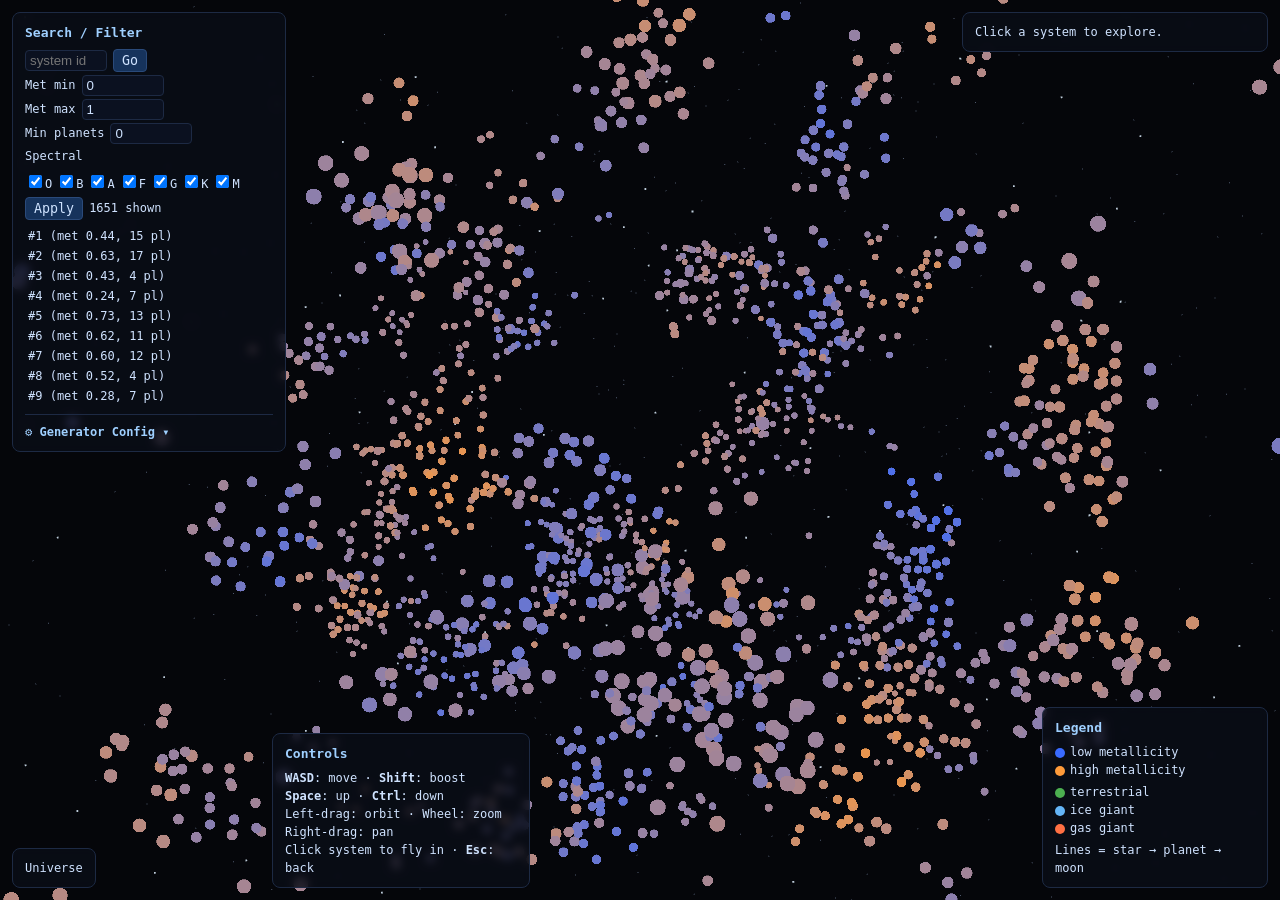
<file: universe.html>
<!DOCTYPE html>
<html lang="en">
<head>
<meta charset="utf-8"/>
<meta name="viewport" content="width=device-width, initial-scale=1"/>
<title>Procedural Universe Explorer</title>
<style>
html,body{margin:0;height:100%;background:#05060a;color:#cfe3ff;
  font-family:ui-monospace,Menlo,Consolas,monospace;overflow:hidden}
#container{position:fixed;inset:0}
.panel{position:fixed;background:rgba(10,14,24,0.82);border:1px solid #1d2a44;
  border-radius:8px;padding:10px 12px;backdrop-filter:blur(4px);font-size:12px;line-height:1.5}
#info{top:12px;right:12px;width:280px;max-height:72vh;overflow:auto}
#search{top:12px;left:12px;width:248px;max-height:90vh;overflow:auto}
#breadcrumb{bottom:12px;left:12px}
#legend{bottom:12px;right:12px;width:200px}
#controls{bottom:12px;left:272px;width:232px}
#tooltip{position:fixed;display:none;pointer-events:none;background:rgba(10,14,24,0.9);
  border:1px solid #2a4a7a;border-radius:6px;padding:4px 7px;font-size:11px;color:#cfe3ff;z-index:10}
h3{margin:0 0 6px;font-size:13px;color:#9fd0ff}
hr{border:none;border-top:1px solid #1d2a44;margin:8px 0}
table{border-collapse:collapse;width:100%}
td{padding:1px 4px;vertical-align:top}
td.k{color:#7f9bc4;width:44%}
input[type=number],input[type=text]{width:72px;background:#0b1120;color:#cfe3ff;
  border:1px solid #1d2a44;border-radius:4px;padding:2px 4px}
input.wide{width:90px}
button{background:#16335c;color:#cfe3ff;border:1px solid #2a4a7a;border-radius:4px;
  padding:3px 8px;cursor:pointer;font-family:inherit}
button:hover{background:#1d447d}
button:disabled{opacity:0.5;cursor:not-allowed}
.sw{display:inline-block;width:10px;height:10px;border-radius:50%;margin-right:5px;vertical-align:middle}
#matchList{margin-top:6px;max-height:180px;overflow:auto}
#matchList div{cursor:pointer;padding:1px 3px;border-radius:3px}
#matchList div:hover{background:#16335c}
label{display:inline-block;margin:1px 4px 1px 0}
.row{display:flex;gap:6px;align-items:center;margin:3px 0;flex-wrap:wrap}
.row span{white-space:nowrap}
#cfgToggle{cursor:pointer;user-select:none;color:#9fd0ff;font-weight:bold}
#cfgBody{display:none;margin-top:6px}
#cfgBody.open{display:block}
#regenBtn{margin-top:8px;width:100%}
#statsLine{margin-top:5px;color:#7f9bc4;font-size:11px}
#loading{position:fixed;inset:0;z-index:100;background:#05060a;
  display:flex;align-items:center;justify-content:center;flex-direction:column;gap:14px}
#loading h2{color:#9fd0ff;margin:0;font-size:16px;font-family:ui-monospace,Menlo,Consolas,monospace}
#loading-detail{color:#7f9bc4;font-size:11px;min-height:14px}
.spinner{width:36px;height:36px;border:3px solid #1d2a44;border-top-color:#9fd0ff;
  border-radius:50%;animation:spin 0.8s linear infinite}
@keyframes spin{to{transform:rotate(360deg)}}
</style>
</head>
<body>

<div id="loading">
  <div class="spinner"></div>
  <h2>Generating universe…</h2>
  <div id="loading-detail"></div>
</div>

<div id="container"></div>
<div id="tooltip"></div>

<div id="search" class="panel">
  <h3>Search / Filter</h3>
  <div class="row"><input id="sysId" type="text" placeholder="system id"/><button id="goId">Go</button></div>
  <div class="row"><span>Met min</span><input id="metMin" type="number" step="0.05" min="0" max="1" value="0"/></div>
  <div class="row"><span>Met max</span><input id="metMax" type="number" step="0.05" min="0" max="1" value="1"/></div>
  <div class="row"><span>Min planets</span><input id="minP" type="number" min="0" max="20" value="0"/></div>
  <div class="row"><span>Spectral</span><span id="specBoxes"></span></div>
  <div class="row"><button id="applyF">Apply</button><span id="matchCount"></span></div>
  <div id="matchList"></div>

  <hr/>

  <div id="cfgToggle">⚙ Generator Config ▾</div>
  <div id="cfgBody">
    <div class="row"><span>Seed</span><input id="cfg-seed" type="number" value="125" class="wide"/></div>
    <div class="row"><span>Universe size</span><input id="cfg-universeSize" type="number" value="1000" class="wide"/></div>
    <div class="row"><span>Noise scale</span><input id="cfg-noiseScale" type="number" step="0.001" min="0.001" value="0.005" class="wide"/></div>
    <div class="row"><span>Noise octaves</span><input id="cfg-octaves" type="number" min="1" max="6" value="1" class="wide"/></div>
    <div class="row"><span>Lattice res</span><input id="cfg-latticeRes" type="number" min="10" max="80" value="50" class="wide"/></div>
    <div class="row"><span>Density thresh</span><input id="cfg-densityThresh" type="number" step="0.05" min="0" max="1" value="0.5" class="wide"/></div>
    <div class="row"><span>H thresh</span><input id="cfg-HThresh" type="number" step="0.05" min="0" max="1" value="0.3" class="wide"/></div>
    <div class="row"><span>He thresh</span><input id="cfg-HeThresh" type="number" step="0.05" min="0" max="1" value="0.3" class="wide"/></div>
    <div class="row"><span>Max stars/sys</span><input id="cfg-maxStars" type="number" min="1" max="5" value="3" class="wide"/></div>
    <div class="row"><span>Min orbit (AU)</span><input id="cfg-minOrbit" type="number" step="0.01" min="0.01" value="0.05" class="wide"/></div>
    <div class="row"><span>Max orbit (AU)</span><input id="cfg-maxOrbit" type="number" min="1" value="30" class="wide"/></div>
    <button id="regenBtn">↻ Regenerate</button>
    <div id="statsLine"></div>
  </div>
</div>

<div id="info" class="panel">Click a system to explore.</div>

<div id="breadcrumb" class="panel">
  <span id="crumb">Universe</span>
  <button id="backBtn" style="display:none">&#8592; Back</button>
</div>

<div id="controls" class="panel">
  <h3>Controls</h3>
  <div><b>WASD</b>: move &middot; <b>Shift</b>: boost</div>
  <div><b>Space</b>: up &middot; <b>Ctrl</b>: down</div>
  <div>Left-drag: orbit &middot; Wheel: zoom</div>
  <div>Right-drag: pan</div>
  <div>Click system to fly in &middot; <b>Esc</b>: back</div>
</div>

<div id="legend" class="panel">
  <h3>Legend</h3>
  <div><span class="sw" style="background:#3a6bff"></span>low metallicity</div>
  <div><span class="sw" style="background:#ff9b3a"></span>high metallicity</div>
  <div style="margin-top:4px"><span class="sw" style="background:#4caf50"></span>terrestrial</div>
  <div><span class="sw" style="background:#64b5f6"></span>ice giant</div>
  <div><span class="sw" style="background:#ff7043"></span>gas giant</div>
  <div style="margin-top:4px">Lines = star → planet → moon</div>
</div>

<script src="./viewer/three.min.js"></script>
<script src="./viewer/OrbitControls.js"></script>
<script>
'use strict';

// PRNG — xorshift32 (seeded, fast)
function makePRNG(seed) {
  let s = ((seed | 0) >>> 0) || 1;
  function next() {
    s ^= s << 13; s ^= s >>> 17; s ^= s << 5;
    return (s >>> 0) / 4294967296;
  }
  return {
    next,
    uniform(a, b) { return a + next() * (b - a); },
    // [lo, hi) exclusive upper bound, matches numpy rng.integers(lo, hi)
    int(lo, hi) { return lo + ((next() * (hi - lo)) | 0); },
    shuffle(arr) {
      for (let i = arr.length - 1; i > 0; i--) {
        const j = (next() * (i + 1)) | 0;
        const t = arr[i]; arr[i] = arr[j]; arr[j] = t;
      }
    },
    poisson(lam) {
      if (lam <= 0) return 0;
      // Knuth algorithm; safe for small lambda
      const L = Math.exp(-Math.min(lam, 500));
      let k = 0, p = 1;
      do { k++; p *= next(); } while (p > L && k < 200);
      return k - 1;
    }
  };
}

// 3D PERLIN NOISE — Ken Perlin's reference implementation
// base shifts coordinates to sample different noise fields
// (matches Python noise.pnoise3(x,y,z,base=base))
const _PBASE = [
  151,160,137, 91, 90, 15,131, 13,201, 95, 96, 53,194,233,  7,225,
  140, 36,103, 30, 69,142,  8, 99, 37,240, 21, 10, 23,190,  6,148,
  247,120,234, 75,  0, 26,197, 62, 94,252,219,203,117, 35, 11, 32,
   57,177, 33, 88,237,149, 56, 87,174, 20,125,136,171,168, 68,175,
   74,165, 71,134,139, 48, 27,166, 77,146,158,231, 83,111,229,122,
   60,211,133,230,220,105, 92, 41, 55, 46,245, 40,244,102,143, 54,
   65, 25, 63,161,  1,216, 80, 73,209, 76,132,187,208, 89, 18,169,
  200,196,135,130,116,188,159, 86,164,100,109,198,173,186,  3, 64,
   52,217,226,250,124,123,  5,202, 38,147,118,126,255, 82, 85,212,
  207,206, 59,227, 47, 16, 58, 17,182,189, 28, 42,223,183,170,213,
  119,248,152,  2, 44,154,163, 70,221,153,101,155,167, 43,172,  9,
  129, 22, 39,253, 19, 98,108,110, 79,113,224,232,178,185,112,104,
  218,246, 97,228,251, 34,242,193,238,210,144, 12,191,179,162,241,
   81, 51,145,235,249, 14,239,107, 49,192,214, 31,181,199,106,157,
  184, 84,204,176,115,121, 50, 45,127,  4,150,254,138,236,205, 93,
  222,114, 67, 29, 24, 72,243,141,128,195, 78, 66,215, 61,156,180
];
const _P = new Uint8Array(512);
for (let i = 0; i < 256; i++) _P[i] = _P[i + 256] = _PBASE[i];

function _fade(t) { return t * t * t * (t * (t * 6 - 15) + 10); }
function _lp(t, a, b) { return a + t * (b - a); }
function _grad(h, x, y, z) {
  h &= 15;
  const u = h < 8 ? x : y, v = h < 4 ? y : (h === 12 || h === 14 ? x : z);
  return ((h & 1) ? -u : u) + ((h & 2) ? -v : v);
}
function _raw3(x, y, z) {
  const xi = Math.floor(x) & 255, yi = Math.floor(y) & 255, zi = Math.floor(z) & 255;
  const xf = x - Math.floor(x), yf = y - Math.floor(y), zf = z - Math.floor(z);
  const u = _fade(xf), v = _fade(yf), w = _fade(zf);
  const A = _P[xi]+yi, B = _P[xi+1]+yi;
  const AA = _P[A]+zi, AB = _P[A+1]+zi, BA = _P[B]+zi, BB = _P[B+1]+zi;
  return _lp(w,
    _lp(v, _lp(u,_grad(_P[AA],   xf,   yf,   zf),_grad(_P[BA],   xf-1,yf,   zf)),
           _lp(u,_grad(_P[AB],   xf,   yf-1, zf),_grad(_P[BB],   xf-1,yf-1,zf))),
    _lp(v, _lp(u,_grad(_P[AA+1],xf,   yf,   zf-1),_grad(_P[BA+1],xf-1,yf,   zf-1)),
           _lp(u,_grad(_P[AB+1],xf,   yf-1, zf-1),_grad(_P[BB+1],xf-1,yf-1,zf-1))));
}
// Returns [0,1]; octaves with persistence=0.5, lacunarity=2, amplitude-normalized
function perlin01(x, y, z, base, octaves) {
  let val = 0, amp = 1, freq = 1, maxA = 0;
  for (let o = 0; o < octaves; o++) {
    val += _raw3(x*freq + base, y*freq + base, z*freq + base) * amp;
    maxA += amp; amp *= 0.5; freq *= 2;
  }
  return (val / maxA + 1) * 0.5;
}

// LATTICE — 3-D Perlin field, one channel per element
// Matches config.py seeds: density=seed+6, C=+1, O=+2, He=+3, H=+4, met=+5
function generateLattice(cfg) {
  const {seed, universeSize, elementNoiseScale, elementOctaves, latticeResolution: N} = cfg;
  // linspace(0, universeSize*noiseScale, N) rounded to 2 dp — matches Python
  const steps = new Float64Array(N);
  for (let i = 0; i < N; i++)
    steps[i] = Math.round(i / (N-1) * universeSize * elementNoiseScale * 100) / 100;

  const size = N*N*N;
  const density=new Float32Array(size), H=new Float32Array(size), He=new Float32Array(size),
        C=new Float32Array(size), O=new Float32Array(size), met=new Float32Array(size);

  for (let zi=0; zi<N; zi++) for (let yi=0; yi<N; yi++) for (let xi=0; xi<N; xi++) {
    const idx = zi*N*N + yi*N + xi;
    const sx=steps[xi], sy=steps[yi], sz=steps[zi];
    const d = perlin01(sx, sy, sz, seed+6, elementOctaves);
    density[idx] = d;
    C[idx]   = perlin01(sx, sy, sz, seed+1, elementOctaves) * d;
    O[idx]   = perlin01(sx, sy, sz, seed+2, elementOctaves) * d;
    He[idx]  = perlin01(sx, sy, sz, seed+3, elementOctaves) * d;
    H[idx]   = perlin01(sx, sy, sz, seed+4, elementOctaves) * d;
    met[idx] = perlin01(sx, sy, sz, seed+5, elementOctaves);
  }
  return {density, H, He, C, O, met, N, steps};
}

// SYSTEMS — filter lattice cells by threshold, shuffle, place with probability
// Matches systems.py:generate_systems exactly
function generateSystems(lattice, rng, cfg) {
  const {density, H, He, C, O, met, N} = lattice;
  const {universeSize, densityThreshold, HThreshold, HeThreshold} = cfg;
  const cellSize = universeSize / N;

  const candidates = [];
  for (let idx = 0; idx < N*N*N; idx++) {
    if (density[idx] <= densityThreshold) continue;
    if (H[idx] <= HThreshold) continue;
    if (He[idx] <= HeThreshold) continue;
    candidates.push(idx);
  }
  rng.shuffle(candidates);

  const systems = [];
  for (const idx of candidates) {
    if (rng.next() > density[idx] * H[idx] * He[idx]) continue;
    const zi=(idx/(N*N))|0, rem=idx%(N*N), yi=(rem/N)|0, xi=rem%N;
    const maxOff = cellSize * 0.4;
    systems.push({
      id: systems.length+1,
      x: xi*cellSize + rng.uniform(-maxOff, maxOff),
      y: yi*cellSize + rng.uniform(-maxOff, maxOff),
      z: zi*cellSize + rng.uniform(-maxOff, maxOff),
      density: density[idx], H: H[idx], He: He[idx],
      C: C[idx], O: O[idx], metallicity: met[idx]
    });
  }
  return systems;
}

// STARS — Kroupa IMF → mass → luminosity → radius → temperature
// Matches stars.py function-for-function

function _powerLawIntegral(lo, hi, alpha) {
  if (alpha === 1) return Math.log(hi/lo);
  const e = 1-alpha; return (Math.pow(hi,e)-Math.pow(lo,e))/e;
}
function _samplePL(rng, lo, hi, alpha) {
  const e = 1-alpha;
  return Math.pow(Math.pow(lo,e)+rng.next()*(Math.pow(hi,e)-Math.pow(lo,e)), 1/e);
}

// stars.py: generate_mass
function _starMass(rng) {
  const lW = _powerLawIntegral(0.179, 0.50, 1.3);
  const hW = Math.pow(0.5, 2.3-1.3) * _powerLawIntegral(0.50, 31.0, 2.3);
  return rng.next() < lW/(lW+hW)
    ? _samplePL(rng, 0.179, 0.50, 1.3)
    : _samplePL(rng, 0.50, 31.0, 2.3);
}

// stars.py: generate_luminosity
function _starLuminosity(m) {
  const lm = Math.log10(m);
  if (m <= 0.45) return Math.pow(10, 2.028*lm - 0.976);
  if (m <= 0.72) return Math.pow(10, 4.572*lm - 0.102);
  if (m <= 1.05) return Math.pow(10, 5.743*lm - 0.007);
  if (m <= 2.40) return Math.pow(10, 4.329*lm + 0.010);
  if (m <= 7.0)  return Math.pow(10, 3.967*lm + 0.093);
  return Math.pow(10, 2.865*lm + 1.105);
}

// stars.py: generate_temperature
function _starTemperature(mass, luminosity, radius) {
  if (mass > 1.5) {
    const lm = Math.log10(mass);
    return Math.pow(10, -0.170*lm*lm + 0.888*lm + 3.671);
  }
  return 5772 * Math.pow(luminosity / (radius*radius), 0.25);
}

// stars.py: generate_radius
function _starRadius(mass, luminosity) {
  if (mass <= 1.5)
    return 0.438*mass*mass + 0.479*mass + 0.075;
  const temp = _starTemperature(mass);
  return Math.sqrt(luminosity / Math.pow(temp/5772, 4));
}

// stars.py: generate_spectral_type
function _starSpectralType(t) {
  if (t >= 30000) return 'O'; if (t >= 10000) return 'B'; if (t >= 7500) return 'A';
  if (t >= 6000)  return 'F'; if (t >= 5200)  return 'G'; if (t >= 3700) return 'K';
  return 'M';
}

// stars.py: generate_star
function _generateStar(rng, system) {
  const mass = _starMass(rng);
  const luminosity = _starLuminosity(mass);
  let radius, temperature;
  if (mass <= 1.5) {
    radius = _starRadius(mass, luminosity);
    temperature = _starTemperature(mass, luminosity, radius);
  } else {
    temperature = _starTemperature(mass);
    radius = _starRadius(mass, luminosity);
  }
  return {mass, luminosity, radius, temperature,
    spectral_type: _starSpectralType(temperature),
    metallicity: system.metallicity};
}

// stars.py: generate_stars
function generateStars(rng, systems, cfg) {
  const stars = [];
  for (let si = 0; si < systems.length; si++) {
    const sys = systems[si];
    const n = rng.int(1, cfg.maxStarsPerSystem+1);
    for (let sn = 0; sn < n; sn++) {
      const s = _generateStar(rng, sys);
      stars.push({
        id: stars.length+1, star_index: stars.length,
        system_id: sys.id, system_index: si, star_number: sn,
        mass: s.mass, luminosity: s.luminosity, radius: s.radius,
        temperature: s.temperature, spectral_type: s.spectral_type,
        metallicity: s.metallicity
      });
    }
  }
  return stars;
}

// PLANETS — Poisson count, geometric orbit spacing, Chen-Kipping radii
// Matches planets.py function-for-function

// planets.py: generate_planet_count
function _planetCount(star, rng) {
  const m = star.mass;
  let e = m < 0.6 ? 5 : m < 1.0 ? 4 : m < 1.5 ? 3.5 : 3.0;
  e *= 0.75 + 0.5*star.metallicity;
  return Math.max(1, Math.min(rng.poisson(e), 10));
}

// planets.py: generate_snow_line
function _snowLine(star) { return 2.7 * Math.sqrt(star.luminosity); }

// planets.py: generate_orbital_distances
function _orbitalDistances(count, star, rng, cfg) {
  const mn = cfg.minOrbitalDistance, mx = cfg.maxOrbitalDistance;
  if (count === 1) return [rng.uniform(mn, mx)];
  const d = [rng.uniform(mn, Math.min(0.5, mx))];
  const ratio = rng.uniform(1.5, 2.5);
  for (let i = 1; i < count; i++) {
    const nx = d[d.length-1] * ratio;
    if (nx > mx) break;
    d.push(nx);
  }
  return d;
}

// planets.py: generate_planet_mass
function _planetMass(star, od, rng) {
  const snow = _snowLine(star);
  const mf = 0.6 + 0.8*star.metallicity;
  const mn = od < snow ? 0.1 : 1.0;
  const mx = od < snow ? 10.0 : 4000.0;
  const raw = Math.pow(10, rng.uniform(Math.log10(mn), Math.log10(mx)));
  return Math.max(0.1, Math.min(raw * mf, 4000));
}

// planets.py: generate_planet_type
function _planetType(mass, od, star) {
  const snow = _snowLine(star);
  if (mass < 10) return 'terrestrial';
  if (od >= snow && mass < 100) return 'ice_giant';
  return 'gas_giant';
}

// planets.py: generate_radius (Chen-Kipping)
function _planetRadius(mass) {
  if (mass < 2.04)  return 1.008 * Math.pow(mass,  0.279);
  if (mass < 132)   return 1.008 * Math.pow(mass,  0.589);
  return 11 * Math.pow(mass, -0.044);
}

// planets.py: generate_albedo
function _albedo(type, rng) {
  if (type === 'terrestrial') return rng.uniform(0.1, 0.6);
  if (type === 'ice_giant')   return rng.uniform(0.2, 0.7);
  return rng.uniform(0.2, 0.6);
}

// planets.py: generate_temperature (equilibrium)
function _planetTemp(lum, od, albedo) {
  return 278.5 * Math.pow(lum, 0.25) * Math.pow(1-albedo, 0.25) / Math.sqrt(od);
}

// planets.py: generate_planet
function _generatePlanet(star, orbitalOrder, od, rng) {
  const mass   = _planetMass(star, od, rng);
  const type   = _planetType(mass, od, star);
  const radius = _planetRadius(mass);
  const albedo = _albedo(type, rng);
  const temp   = _planetTemp(star.luminosity, od, albedo);
  return {orbital_order: orbitalOrder, orbital_distance: od,
    mass, radius, planet_type: type, albedo, temperature: temp};
}

// planets.py: generate_planets
function _generatePlanets(star, rng, cfg) {
  const count = _planetCount(star, rng);
  const dists = _orbitalDistances(count, star, rng, cfg);
  const planets = [];
  for (let i = 0; i < dists.length; i++)
    planets.push(_generatePlanet(star, i+1, dists[i], rng));
  return planets;
}

// planets.py: generate_all_planets
function generateAllPlanets(stars, rng, cfg) {
  const planets = []; let pid = 1;
  for (const star of stars) {
    for (const p of _generatePlanets(star, rng, cfg)) {
      planets.push({id: pid++, system_id: star.system_id, star_id: star.id, ...p});
    }
  }
  return planets;
}

function generateUniverse(cfg) {
  const rng=makePRNG(cfg.seed);
  const lattice=generateLattice(cfg);
  const systems=generateSystems(lattice, rng, cfg);
  const stars=generateStars(rng, systems, cfg);
  const planets=generateAllPlanets(stars, rng, cfg);
  return {systems, stars, planets, moons:[], seed: cfg.seed};
}

// VIEWER
let _renderer=null, _animId=null, _camera=null;
let _exitSystemFn=null; // called by global Escape handler

function _disposeObj(obj) {
  if (obj.geometry) obj.geometry.dispose();
  if (obj.material) {
    const mats=Array.isArray(obj.material)?obj.material:[obj.material];
    mats.forEach(m=>{ if(m.map)m.map.dispose(); m.dispose(); });
  }
}
function _disposeGroup(g) { if(g) g.traverse(_disposeObj); }

function destroyViewer() {
  if (_animId!=null){cancelAnimationFrame(_animId);_animId=null;}
  if (_renderer){
    _renderer.dispose();
    if(_renderer.domElement.parentNode) _renderer.domElement.parentNode.removeChild(_renderer.domElement);
    _renderer=null;
  }
  _camera=null; _exitSystemFn=null;
}

function initViewer(DATA) {
  destroyViewer();

  const AU=6.0, MOON=150.0, GAP=0.45;
  const starVR  = r=>Math.max(0.30,Math.min(0.80,0.35*r));
  const planetVR= r=>Math.max(0.12,Math.min(0.60,0.22*Math.sqrt(Math.max(0.01,r))));

  let mode='universe', currentSys=null;
  let systemPoints=null, systemOrder=[];

  const systems=DATA.systems;
  const starsBySys={}, planetsBySys={}, moonsByPlanet={}, sysById={}, planetCount={};
  systems.forEach(s=>{sysById[s.id]=s; planetCount[s.id]=0;});
  DATA.stars.forEach(st=>{
    if(!starsBySys[st.system_id]) starsBySys[st.system_id]=[];
    starsBySys[st.system_id].push(st);
  });
  DATA.planets.forEach(p=>{
    if(!planetsBySys[p.system_id]) planetsBySys[p.system_id]=[];
    planetsBySys[p.system_id].push(p);
    planetCount[p.system_id]=(planetCount[p.system_id]||0)+1;
  });
  DATA.moons.forEach(m=>{
    if(!moonsByPlanet[m.planet_id]) moonsByPlanet[m.planet_id]=[];
    moonsByPlanet[m.planet_id].push(m);
  });

  const container=document.getElementById('container');
  const scene=new THREE.Scene();
  scene.background=new THREE.Color(0x05060a);
  const camera=new THREE.PerspectiveCamera(60,innerWidth/innerHeight,0.1,500000);
  _camera=camera;

  const renderer=new THREE.WebGLRenderer({antialias:true});
  renderer.setPixelRatio(devicePixelRatio);
  renderer.setSize(innerWidth,innerHeight);
  container.appendChild(renderer.domElement);
  _renderer=renderer;

  const controls=new THREE.OrbitControls(camera,renderer.domElement);
  controls.enableDamping=true; controls.dampingFactor=0.08; controls.screenSpacePanning=true;

  const uHalf = systems.length>0
    ? systems.reduce((m,s)=>Math.max(m,s.x,s.y,s.z),0)*0.5
    : 500;
  const starDist = Math.max(6000, uHalf * 20);
  controls.minDistance = 0.5;
  controls.maxDistance = starDist * 0.7;

  const desiredTarget=new THREE.Vector3(uHalf,uHalf,uHalf);
  const desiredCam   =new THREE.Vector3(uHalf,uHalf*0.6,uHalf*3);
  camera.position.copy(desiredCam); controls.target.copy(desiredTarget);

  let flying=false;
  function startFlight(camPos,target){desiredCam.copy(camPos);desiredTarget.copy(target);flying=true;controls.enabled=false;}
  function cancelFlight(){if(flying){flying=false;controls.enabled=true;}}
  renderer.domElement.addEventListener('pointerdown',cancelFlight);
  renderer.domElement.addEventListener('wheel',cancelFlight,{passive:true});

  const clock=new THREE.Clock();

  // Background starfield — seeded so regeneration doesn't shuffle the sky
  (function(){
    const srng=makePRNG(DATA.seed+99);
    const cx=uHalf, cy=uHalf, cz=uHalf;
    const mkLayer=(n, rLo, rHi, col, sz, op)=>{
      const pos=new Float32Array(n*3);
      for(let i=0;i<n;i++){
        const r=starDist*(rLo+srng.next()*(rHi-rLo));
        const t=srng.next()*Math.PI*2, ph=Math.acos(2*srng.next()-1);
        pos[i*3]=cx+r*Math.sin(ph)*Math.cos(t); pos[i*3+1]=cy+r*Math.cos(ph); pos[i*3+2]=cz+r*Math.sin(ph)*Math.sin(t);
      }
      const g=new THREE.BufferGeometry(); g.setAttribute('position',new THREE.BufferAttribute(pos,3));
      scene.add(new THREE.Points(g,new THREE.PointsMaterial({color:col,size:sz,sizeAttenuation:false,transparent:true,opacity:op})));
    };
    mkLayer(3500, 0.75, 1.0, 0x8899bb, 1.0, 0.55); // faint distant stars
    mkLayer( 700, 0.60, 0.8, 0xddeeff, 1.8, 0.85); // brighter foreground stars
  })();

  function discTexture(){
    const c=document.createElement('canvas'); c.width=c.height=64;
    const x=c.getContext('2d'), g=x.createRadialGradient(32,32,0,32,32,32);
    g.addColorStop(0,'rgba(255,255,255,1)'); g.addColorStop(0.4,'rgba(255,255,255,0.6)'); g.addColorStop(1,'rgba(255,255,255,0)');
    x.fillStyle=g; x.fillRect(0,0,64,64); return new THREE.CanvasTexture(c);
  }
  const disc=discTexture();

  const tooltip=document.getElementById('tooltip');
  function metColor(m){return new THREE.Color(0x3a6bff).lerp(new THREE.Color(0xff9b3a),Math.max(0,Math.min(1,m)));}
  const SPEC_COL={O:'#9bb0ff',B:'#aabfff',A:'#cad7ff',F:'#f8f7ff',G:'#fff4e8',K:'#ffd2a1',M:'#ffcc6f'};
  const PL_COL={terrestrial:0x4caf50,ice_giant:0x64b5f6,gas_giant:0xff7043};

  // system view
  function buildSystems(list){
    systemOrder=list.map(s=>s.id);
    const pos=new Float32Array(list.length*3), col=new Float32Array(list.length*3);
    list.forEach((s,i)=>{
      pos[i*3]=s.x; pos[i*3+1]=s.y; pos[i*3+2]=s.z;
      const c=metColor(s.metallicity);
      col[i*3]=c.r; col[i*3+1]=c.g; col[i*3+2]=c.b;
    });
    const g=new THREE.BufferGeometry();
    g.setAttribute('position',new THREE.BufferAttribute(pos,3));
    g.setAttribute('color',new THREE.BufferAttribute(col,3));
    if(systemPoints){scene.remove(systemPoints);_disposeGroup(systemPoints);}
    const mat=new THREE.ShaderMaterial({
      uniforms:{uRef:{value:1500},uMin:{value:3},uMax:{value:16},uOpacity:{value:1}},
      vertexShader:[
        'attribute vec3 color;','varying vec3 vColor;','uniform float uRef,uMin,uMax;',
        'void main(){','  vColor=color;','  vec4 mv=modelViewMatrix*vec4(position,1.0);',
        '  float d=max(1.0,-mv.z);','  gl_PointSize=clamp(6.0*(uRef/d),uMin,uMax);',
        '  gl_Position=projectionMatrix*mv;','}'
      ].join('\n'),
      fragmentShader:[
        'varying vec3 vColor;','uniform float uOpacity;',
        'void main(){','  vec2 c=gl_PointCoord-0.5;','  if(dot(c,c)>0.25)discard;',
        '  gl_FragColor=vec4(vColor,uOpacity);','}'
      ].join('\n'),
      transparent:true,depthWrite:false
    });
    systemPoints=new THREE.Points(g,mat);
    systemPoints.frustumCulled=false;
    scene.add(systemPoints);
  }

  // detail view
  let detailGroup=null;
  function clearDetail(){if(detailGroup){scene.remove(detailGroup);_disposeGroup(detailGroup);detailGroup=null;}}

  // Deterministic per-planet RNG for visual randomisation (phases/inclinations)
  function rngFor(seed){let s=(seed>>>0)||1; return()=>{s^=s<<13;s^=s>>>17;s^=s<<5;return(s>>>0)/4294967296;};}

  function orbitPoint(a,phase,incl){
    return new THREE.Vector3(a*Math.cos(phase),a*Math.sin(phase)*Math.cos(incl),a*Math.sin(phase)*Math.sin(incl));
  }
  function orbitRing(center,a,incl,n){
    const pts=[];
    for(let i=0;i<=n;i++){const th=i/n*Math.PI*2; pts.push(new THREE.Vector3(center.x+a*Math.cos(th),center.y+a*Math.sin(th)*Math.cos(incl),center.z+a*Math.sin(th)*Math.sin(incl)));}
    return new THREE.Line(new THREE.BufferGeometry().setFromPoints(pts),new THREE.LineBasicMaterial({color:0x4466aa,transparent:true,opacity:0.3}));
  }
  function edge(a,b,color){return new THREE.Line(new THREE.BufferGeometry().setFromPoints([a,b]),new THREE.LineBasicMaterial({color,transparent:true,opacity:0.35}));}
  function glowSprite(color,scale){
    const m=new THREE.SpriteMaterial({map:disc,color,transparent:true,opacity:0.18,depthWrite:false,blending:THREE.AdditiveBlending});
    const sp=new THREE.Sprite(m); sp.scale.set(scale,scale,scale); return sp;
  }

  function enterSystem(sysId){
    const sys=sysById[sysId]; if(!sys)return;
    mode='system'; currentSys=sysId; clearDetail();
    const center=new THREE.Vector3(sys.x,sys.y,sys.z);
    detailGroup=new THREE.Group(); scene.add(detailGroup);

    const stars=starsBySys[sysId]||[];
    const starPos={}, starRadius={};
    let maxStarR=0.3;
    stars.forEach(st=>{ maxStarR=Math.max(maxStarR,starVR(st.radius)); });
    const starGlow=1.25*maxStarR;
    const sep=stars.length>1 ? (2*starGlow+GAP) : 0;

    stars.forEach((st,i)=>{
      const ang=stars.length>1 ? i/stars.length*Math.PI*2 : 0;
      const pos=center.clone().add(new THREE.Vector3(Math.cos(ang)*sep,0,Math.sin(ang)*sep));
      starPos[st.id]=pos;
      const r=starVR(st.radius); starRadius[st.id]=r;
      const col=SPEC_COL[st.spectral_type]||'#ffffff';
      const mesh=new THREE.Mesh(new THREE.SphereGeometry(r,20,20),new THREE.MeshBasicMaterial({color:col}));
      mesh.position.copy(pos); mesh.userData={type:'star',data:st,radius:r};
      detailGroup.add(mesh);
      const gl=glowSprite(new THREE.Color(col),r*2.5); gl.position.copy(pos); detailGroup.add(gl);
    });

    // Non-overlapping orbit layout
    const pl=(planetsBySys[sysId]||[]).slice().sort((a,b)=>a.orbital_distance-b.orbital_distance);
    const orbits=[]; let prevA=null, prevR=0;
    pl.forEach(p=>{
      const rp=planetVR(p.radius), sr=starRadius[p.star_id]||maxStarR;
      let a=Math.max(p.orbital_distance*AU, 1.25*sr+rp+GAP);
      if(stars.length>1) a=Math.max(a, sep+sr+rp+GAP);
      if(prevA!==null) a=Math.max(a, prevA+prevR+rp+GAP);
      orbits.push(a); prevA=a; prevR=rp;
    });

    let maxOrbit=1;
    pl.forEach((p,i)=>{
      const a=orbits[i], c=starPos[p.star_id]||center;
      const rand=rngFor((p.id*2654435761)>>>0);
      const phase=rand()*Math.PI*2, incl=rand()*Math.PI;
      maxOrbit=Math.max(maxOrbit,a);
      const pos=c.clone().add(orbitPoint(a,phase,incl));
      const r=planetVR(p.radius);
      const mesh=new THREE.Mesh(new THREE.SphereGeometry(r,16,16),new THREE.MeshBasicMaterial({color:PL_COL[p.planet_type]||0xffffff}));
      mesh.position.copy(pos); mesh.userData={type:'planet',data:p,radius:r};
      detailGroup.add(mesh);
      detailGroup.add(orbitRing(c,a,incl,80));
      detailGroup.add(edge(c,pos,0x335588));
      (moonsByPlanet[p.id]||[]).forEach(mn=>{
        const mr=Math.max(0.001,mn.orbital_distance)*MOON;
        const ph2=rand()*Math.PI*2, ic2=rand()*Math.PI;
        const mp=pos.clone().add(orbitPoint(mr,ph2,ic2));
        const mmesh=new THREE.Mesh(new THREE.SphereGeometry(Math.max(0.06,planetVR(mn.radius)*0.6),10,10),new THREE.MeshBasicMaterial({color:0xcccccc}));
        mmesh.position.copy(mp); mmesh.userData={type:'moon',data:mn,radius:0.1};
        detailGroup.add(mmesh);
        detailGroup.add(orbitRing(pos,mr,ic2,40));
        detailGroup.add(edge(pos,mp,0x555555));
      });
    });

    const dist=Math.max(60,(maxOrbit+1.25*maxStarR)*1.5);
    startFlight(center.clone().add(new THREE.Vector3(0,dist*0.3,dist)),center);
    if(systemPoints){
      const K=120;
      systemPoints.scale.setScalar(K);
      systemPoints.position.copy(center.clone().multiplyScalar(1-K));
      systemPoints.material.uniforms.uOpacity.value=0;
    }
    showSystemInfo(sys);
    document.getElementById('backBtn').style.display='inline-block';
    document.getElementById('crumb').textContent='System #'+sysId;
  }

  function exitSystem(){
    mode='universe'; currentSys=null; clearDetail();
    if(systemPoints){
      systemPoints.scale.setScalar(1); systemPoints.position.set(0,0,0);
      systemPoints.material.uniforms.uOpacity.value=1;
    }
    startFlight(new THREE.Vector3(uHalf,uHalf*0.6,uHalf*3),new THREE.Vector3(uHalf,uHalf,uHalf));
    document.getElementById('info').innerHTML='Click a system to explore.';
    document.getElementById('backBtn').style.display='none';
    document.getElementById('crumb').textContent='Universe';
  }
  _exitSystemFn=exitSystem;

  // picking
  const ray=new THREE.Raycaster();
  const mouse=new THREE.Vector2();
  let downXY=null;

  function nearestSystem(mx,my){
    const v=new THREE.Vector3(); let best=null, bestD=18;
    for(const id of systemOrder){
      const s=sysById[id]; v.set(s.x,s.y,s.z).project(camera);
      if(v.z>1)continue;
      const sx=(v.x*0.5+0.5)*innerWidth, sy=(-v.y*0.5+0.5)*innerHeight;
      const d=Math.hypot(sx-mx,sy-my);
      if(d<bestD){bestD=d;best=id;}
    }
    return best;
  }

  renderer.domElement.addEventListener('pointerdown',e=>{downXY=[e.clientX,e.clientY];});
  renderer.domElement.addEventListener('pointerup',e=>{
    if(!downXY)return;
    const dx=e.clientX-downXY[0], dy=e.clientY-downXY[1]; downXY=null;
    if(dx*dx+dy*dy>25)return;
    if(mode==='universe'&&systemPoints){
      const id=nearestSystem(e.clientX,e.clientY); if(id!=null)enterSystem(id);
    } else if(mode==='system'&&detailGroup){
      mouse.x=(e.clientX/innerWidth)*2-1; mouse.y=-(e.clientY/innerHeight)*2+1;
      ray.setFromCamera(mouse,camera);
      const hits=ray.intersectObjects(detailGroup.children,false).filter(h=>h.object.userData&&h.object.userData.type);
      if(hits.length){const o=hits[0].object; focusBody(o); showBodyInfo(o.userData.type,o.userData.data);}
    }
  });

  renderer.domElement.addEventListener('pointermove',e=>{
    if(flying||mode!=='universe'){tooltip.style.display='none';return;}
    const id=nearestSystem(e.clientX,e.clientY);
    if(id==null){tooltip.style.display='none';return;}
    const s=sysById[id];
    tooltip.style.display='block';
    tooltip.style.left=(e.clientX+14)+'px'; tooltip.style.top=(e.clientY+14)+'px';
    tooltip.innerHTML='System #'+id+'<br>met '+s.metallicity.toFixed(2)+'<br>planets '+(planetCount[id]||0);
  });

  function focusBody(o){
    const p=o.position.clone(), r=o.userData.radius||1;
    const dir=new THREE.Vector3().subVectors(camera.position,p).normalize();
    startFlight(p.clone().add(dir.multiplyScalar(Math.max(8,r*8+6))),p);
  }

  // info panels
  function row(k,v){return'<tr><td class="k">'+k+'</td><td>'+v+'</td></tr>';}
  function showSystemInfo(s){
    const ns=(starsBySys[s.id]||[]).length, np=planetCount[s.id]||0;
    document.getElementById('info').innerHTML='<h3>System #'+s.id+'</h3><table>'+
      row('metallicity',s.metallicity.toFixed(3))+row('density',s.density.toFixed(3))+
      row('H',s.H.toFixed(3))+row('He',s.He.toFixed(3))+row('C',s.C.toFixed(3))+row('O',s.O.toFixed(3))+
      row('stars',ns)+row('planets',np)+
      '</table><div style="margin-top:6px;color:#7f9bc4">Click a star or planet.</div>';
  }
  function showBodyInfo(type,d){
    let h='<h3>'+(type==='star'?'Star #'+d.id:type==='planet'?'Planet (order '+d.orbital_order+')':'Moon #'+d.id)+'</h3><table>';
    if(type==='star')
      h+=row('system',d.system_id)+row('star #',d.star_number)+row('spectral',d.spectral_type)+
         row('mass',d.mass.toFixed(3)+' M&#9737;')+row('radius',d.radius.toFixed(3)+' R&#9737;')+
         row('temp',d.temperature.toFixed(0)+' K')+row('luminosity',d.luminosity.toFixed(3)+' L&#9737;')+
         row('metallicity',d.metallicity.toFixed(3));
    else if(type==='planet')
      h+=row('system',d.system_id)+row('star',d.star_id)+row('order',d.orbital_order)+
         row('type',d.planet_type)+row('mass',d.mass.toFixed(2)+' M&#8853;')+
         row('radius',d.radius.toFixed(2)+' R&#8853;')+row('temp',d.temperature.toFixed(0)+' K')+
         row('albedo',d.albedo.toFixed(2))+row('orbit',d.orbital_distance.toFixed(3)+' AU');
    else
      h+=row('planet',d.planet_id)+row('order',d.orbital_order)+
         row('mass',d.mass.toFixed(3))+row('radius',d.radius.toFixed(3))+
         row('orbit',d.orbital_distance.toFixed(4)+' AU');
    document.getElementById('info').innerHTML=h+'</table>';
  }

  // search/filter
  const SPECS=['O','B','A','F','G','K','M'];
  const specBox=document.getElementById('specBoxes');
  specBox.innerHTML='';
  SPECS.forEach(sp=>{
    const l=document.createElement('label'), cb=document.createElement('input');
    cb.type='checkbox'; cb.value=sp; cb.checked=true;
    l.appendChild(cb); l.appendChild(document.createTextNode(sp)); specBox.appendChild(l);
  });

  function applyFilter(){
    const metMin=+document.getElementById('metMin').value;
    const metMax=+document.getElementById('metMax').value;
    const minP=+document.getElementById('minP').value;
    const specs=Array.from(document.querySelectorAll('#specBoxes input:checked')).map(c=>c.value);
    const visible=systems.filter(s=>{
      if(s.metallicity<metMin||s.metallicity>metMax)return false;
      if((planetCount[s.id]||0)<minP)return false;
      if(specs.length<SPECS.length){
        const sp=(starsBySys[s.id]||[]).map(st=>st.spectral_type);
        if(!sp.some(x=>specs.includes(x)))return false;
      }
      return true;
    });
    buildSystems(visible);
    document.getElementById('matchCount').textContent=visible.length+' shown';
    const ml=document.getElementById('matchList'); ml.innerHTML='';
    visible.slice(0,200).forEach(s=>{
      const d=document.createElement('div');
      d.textContent='#'+s.id+' (met '+s.metallicity.toFixed(2)+', '+(planetCount[s.id]||0)+' pl)';
      d.onclick=()=>enterSystem(s.id); ml.appendChild(d);
    });
  }

  document.getElementById('applyF').onclick=applyFilter;
  document.getElementById('backBtn').onclick=exitSystem;
  document.getElementById('goId').onclick=()=>{
    const v=parseInt(document.getElementById('sysId').value,10);
    if(sysById[v])enterSystem(v);
  };

  // render loop
  // clock.getDelta() is called every frame so dt never accumulates during flight
  function animate(){
    _animId=requestAnimationFrame(animate);
    const dt=Math.min(clock.getDelta(),0.05);
    if(flying){
      controls.target.lerp(desiredTarget,0.1);
      camera.position.lerp(desiredCam,0.1);
      camera.lookAt(controls.target);
      if(camera.position.distanceTo(desiredCam)<1.5&&controls.target.distanceTo(desiredTarget)<1.5){
        flying=false; controls.enabled=true;
      }
    } else {
      const fwd=new THREE.Vector3(); camera.getWorldDirection(fwd);
      const right=new THREE.Vector3().crossVectors(fwd,new THREE.Vector3(0,1,0)).normalize();
      const move=new THREE.Vector3();
      if(_keys.KeyW)move.add(fwd); if(_keys.KeyS)move.sub(fwd);
      if(_keys.KeyD)move.add(right); if(_keys.KeyA)move.sub(right);
      if(_keys.Space)move.y+=1;
      if(_keys.ControlLeft||_keys.ControlRight)move.y-=1;
      if(move.lengthSq()>0){
        const sp=(_keys.ShiftLeft||_keys.ShiftRight?700:150)*dt;
        camera.position.addScaledVector(move.normalize(),sp);
        controls.target.addScaledVector(move,sp); // move already normalized
      }
      controls.update();
    }
    renderer.render(scene,camera);
  }

  applyFilter(); // populates system points via buildSystems
  animate();
}

// GLOBAL INPUT HANDLERS (registered once; survive re-init)
const _keys={};

(function(){
  function typing(){return document.activeElement&&/INPUT|TEXTAREA/.test(document.activeElement.tagName);}
  window.addEventListener('keydown',e=>{
    if(typing())return;
    _keys[e.code]=true;
    if(e.code==='Space')e.preventDefault();
    if(e.key==='Escape'&&_exitSystemFn)_exitSystemFn();
  });
  window.addEventListener('keyup',e=>{_keys[e.code]=false;});
  window.addEventListener('resize',()=>{
    if(_camera&&_renderer){
      _camera.aspect=innerWidth/innerHeight;
      _camera.updateProjectionMatrix();
      _renderer.setSize(innerWidth,innerHeight);
    }
  });
})();

// CONFIG PANEL + REGENERATE
function readCfg(){
  return {
    seed:               +document.getElementById('cfg-seed').value,
    universeSize:       +document.getElementById('cfg-universeSize').value,
    elementNoiseScale:  +document.getElementById('cfg-noiseScale').value,
    elementOctaves:     Math.max(1, +document.getElementById('cfg-octaves').value|0),
    latticeResolution:  Math.max(5, Math.min(80, +document.getElementById('cfg-latticeRes').value|0)),
    densityThreshold:   +document.getElementById('cfg-densityThresh').value,
    HThreshold:         +document.getElementById('cfg-HThresh').value,
    HeThreshold:        +document.getElementById('cfg-HeThresh').value,
    maxStarsPerSystem:  Math.max(1, +document.getElementById('cfg-maxStars').value|0),
    minOrbitalDistance: +document.getElementById('cfg-minOrbit').value,
    maxOrbitalDistance: +document.getElementById('cfg-maxOrbit').value,
  };
}

document.getElementById('cfgToggle').addEventListener('click',()=>{
  const body=document.getElementById('cfgBody'), open=body.classList.toggle('open');
  document.getElementById('cfgToggle').textContent=open?'⚙ Generator Config ▴':'⚙ Generator Config ▾';
});

document.getElementById('regenBtn').addEventListener('click',()=>{
  document.getElementById('regenBtn').disabled=true;
  setTimeout(()=>document.getElementById('regenBtn').disabled=false,2000);
  runGeneration(readCfg());
});

function runGeneration(cfg){
  const ld=document.getElementById('loading'), det=document.getElementById('loading-detail');
  ld.style.display='flex';
  det.textContent='Seed: '+cfg.seed+' · Lattice: '+cfg.latticeResolution+'³';
  // Yield so loading screen paints before blocking computation
  requestAnimationFrame(()=>requestAnimationFrame(()=>{
    try {
      const data=generateUniverse(cfg);
      initViewer(data);
      document.getElementById('info').innerHTML='Click a system to explore.';
      document.getElementById('statsLine').textContent=
        data.systems.length+' systems · '+data.stars.length+' stars · '+data.planets.length+' planets';
    } catch(err) {
      document.getElementById('info').innerHTML='<span style="color:#ff7043">Generation error: '+err.message+'</span>';
      console.error(err);
    }
    ld.style.display='none';
  }));
}

// Initial generation on page load
runGeneration(readCfg());
</script>
</body>
</html>
</file>
